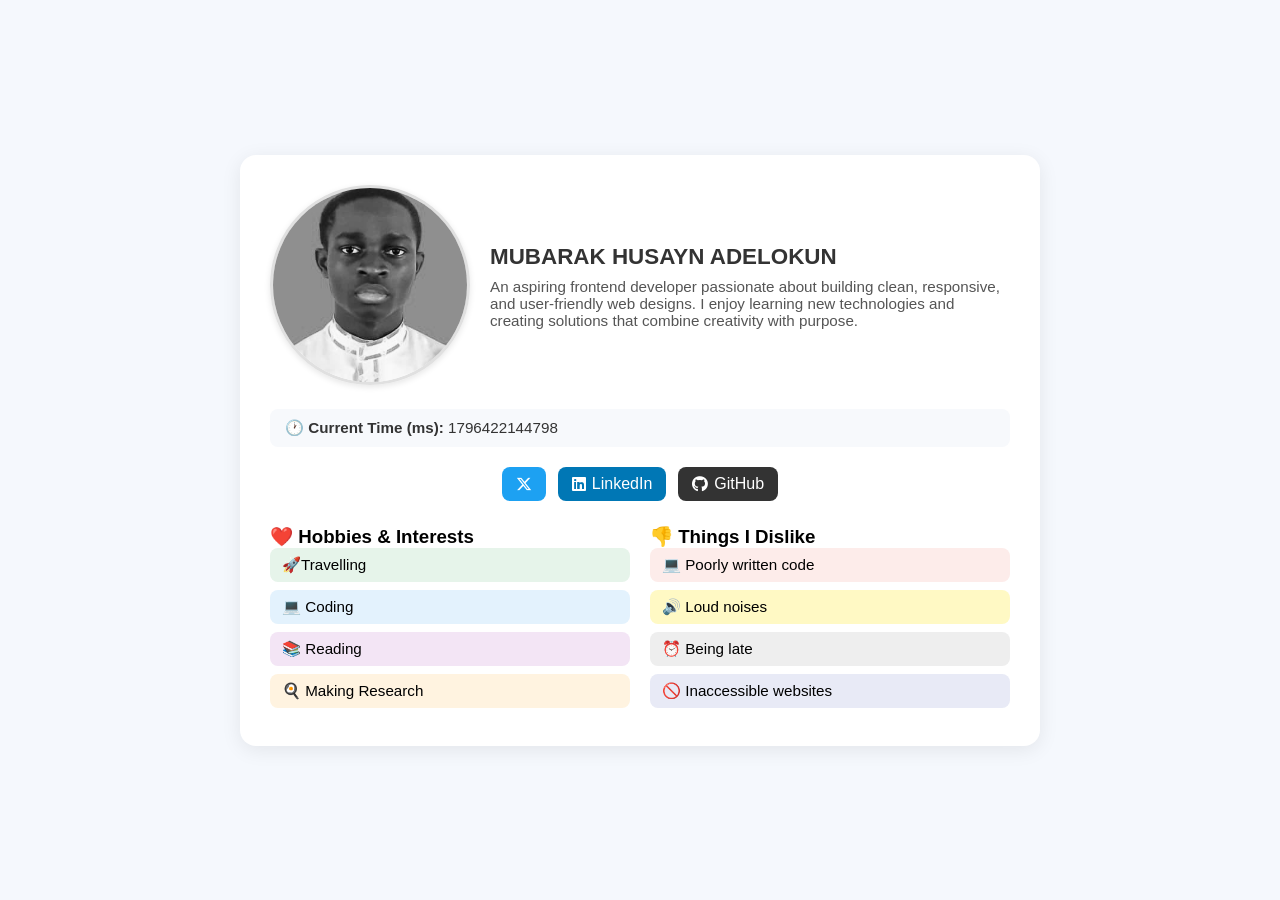
<file: Profile-Card Elhusayn/index.html>
<!DOCTYPE html>
<html lang="en">

<head>
    <meta charset="UTF-8">
    <meta name="viewport" content="width=device-width, initial-scale=1.0">
    <title>Profile Card</title>
    <link rel="stylesheet" href="style.css">
    <link rel="stylesheet" href="https://cdnjs.cloudflare.com/ajax/libs/font-awesome/6.5.0/css/all.min.css" />

</head>

<body>
    <article class="profile-card" data-testid="test-profile-card">
        <header class="profile-header">
            <figure>
                <img src="my photo.jpg" alt="User Avatar" class="profile-img" data-testid="test-user-avatar">
            </figure>
            <div class="profile-info">
                <h2 data-testid="test-user-name">MUBARAK HUSAYN ADELOKUN</h2>
                <p data-testid="test-user-bio">
                    An aspiring frontend developer passionate about building clean,
                    responsive, and user-friendly web designs.
                    I enjoy learning new technologies and creating solutions
                    that combine creativity with purpose.
                </p>
            </div>
        </header>

        <section class="time-box">
            <p>
                <strong>&#128336; Current Time (ms): </strong>
                <span id="currentTime" data-testid="test-user-time"></span>
            </p>
        </section>
        <nav data-testid="test-user-social-links" class="social-links">
            <a href="https://x.com/MubarakHusayn" target="_blank" rel="noopener noreferrer"
                data-testid="test-user-social-twitter">
                <i class="fa-brands fa-x-twitter"></i>
            </a>
            <a href="https://www.linkedin.com/in/husayn-mubarak-adelokun-312178231" target="_blank"
                rel="noopener noreferrer" data-testid="test-user-social-linkedin">
                <i class="fa-brands fa-linkedin"></i> LinkedIn
            </a>
            <a href="https://github.com/DevHusayn" target="_blank" rel="noopener noreferrer"
                data-testid="test-user-social-github">
                <i class="fa-brands fa-github"></i> GitHub
            </a>
        </nav>

        <div class="lists">
            <section aria-labelledby="hobbies-heading">
                <h3 id="hobbies-heading">❤️ Hobbies & Interests</h3>
                <ul data-testid="test-user-hobbies">
                    <li class="green">&#128640;Travelling</li>
                    <li class="blue">💻 Coding</li>
                    <li class="purple">📚 Reading </li>
                    <li class="orange">🍳 Making Research</li>
                </ul>
            </section>

            <section aria-labelledby="dislikes-heading">
                <h3 id="dislikes-heading">&#128078; Things I Dislike</h3>
                <ul data-testid="test-user-dislikes">
                    <li class="red">💻 Poorly written code</li>
                    <li class="yellow">🔊 Loud noises</li>
                    <li class="gray">⏰ Being late</li>
                    <li class="lavender">🚫 Inaccessible websites</li>
                </ul>
            </section>
        </div>
    </article>

    <script src="script.js"></script>
</body>

</html>
</file>
<file: Profile-Card Elhusayn/style.css>
@import url('https://fonts.googleapis.com/css2?family=Montserrat:wght@600&family=Open+Sans:wght@400;500&display=swap');

* {
    margin: 0;
    padding: 0;
    box-sizing: border-box;
    font-family: "Segoe UI", sans-serif;
}

body {
    background: #f5f8fd;
    display: flex;
    justify-content: center;
    align-items: center;
    min-height: 100vh;
    padding: 20px;
    font-family: 'Inter', sans-serif;
}

.profile-card {
    background: #fff;
    border-radius: 16px;
    padding: 30px;
    max-width: 800px;
    width: 100%;
    box-shadow: 0 4px 20px rgba(0, 0, 0, 0.08);
}

.profile-header {
    display: flex;
    align-items: center;
    gap: 20px;

}

.profile-img {
    width: 200px;
    height: 200px;
    border-radius: 50%;
    object-fit: cover;
    border: 3px solid #e0e0e0;
    box-shadow: 0 2px 6px rgba(0, 0, 0, 0.1);
}

.profile-info h2 {
    margin: 0 0 8px 0;
    font-size: 1.4rem;
    color: #333;
    font-family: 'Poppins', sans-serif;
    font-weight: 600;
}

.profile-info p {
    color: #555;
    font-size: 0.95rem;
    text-align: left;
}

.time-box {
    margin: 20px 0;
    padding: 10px 15px;
    background: #f7f9fc;
    border-radius: 8px;
    font-size: 0.95rem;
    color: #333;
}

.social-links {
    display: flex;
    gap: 10px;
    flex-wrap: wrap;
    list-style: none;
    margin-bottom: 25px;
}

.social-links {
    display: flex;
    justify-content: center;
    gap: 12px;
    margin-top: 10px;
}

.social-links a {
    text-decoration: none;
    color: white;
    font-weight: 500;
    background-color: #1da1f2;
    padding: 8px 14px;
    border-radius: 8px;
    transition: 0.3s ease;
    display: flex;
    align-items: center;
    gap: 6px;
}

.social-links a[data-testid="test-user-social-linkedin"] {
    background-color: #0077b5;
}

.social-links a[data-testid="test-user-social-github"] {
    background-color: #333;
}

.social-links a:hover {
    transform: translateY(-3px);
    opacity: 0.9;
}


.lists {
    display: flex;
    flex-wrap: wrap;
    gap: 20px;
}

section {
    flex: 1;
    min-width: 250px;
}

ul {
    list-style: none;
}

li {
    padding: 8px 12px;
    border-radius: 8px;
    margin-bottom: 8px;
    font-size: 0.95rem;
}

.green {
    background: #e6f4ea;
}

.blue {
    background: #e3f2fd;
}

.purple {
    background: #f3e5f5;
}

.orange {
    background: #fff3e0;
}

.red {
    background: #fdecea;
}

.yellow {
    background: #fff9c4;
}

.gray {
    background: #eeeeee;
}

.lavender {
    background: #e8eaf6;
}

@media (max-width: 600px) {
    .profile-card {
        padding: 20px;
    }

    .profile-header {
        flex-direction: column;
        align-items: flex-start;
    }

    .profile-img {
        margin-bottom: 10px;
    }
}
</file>
